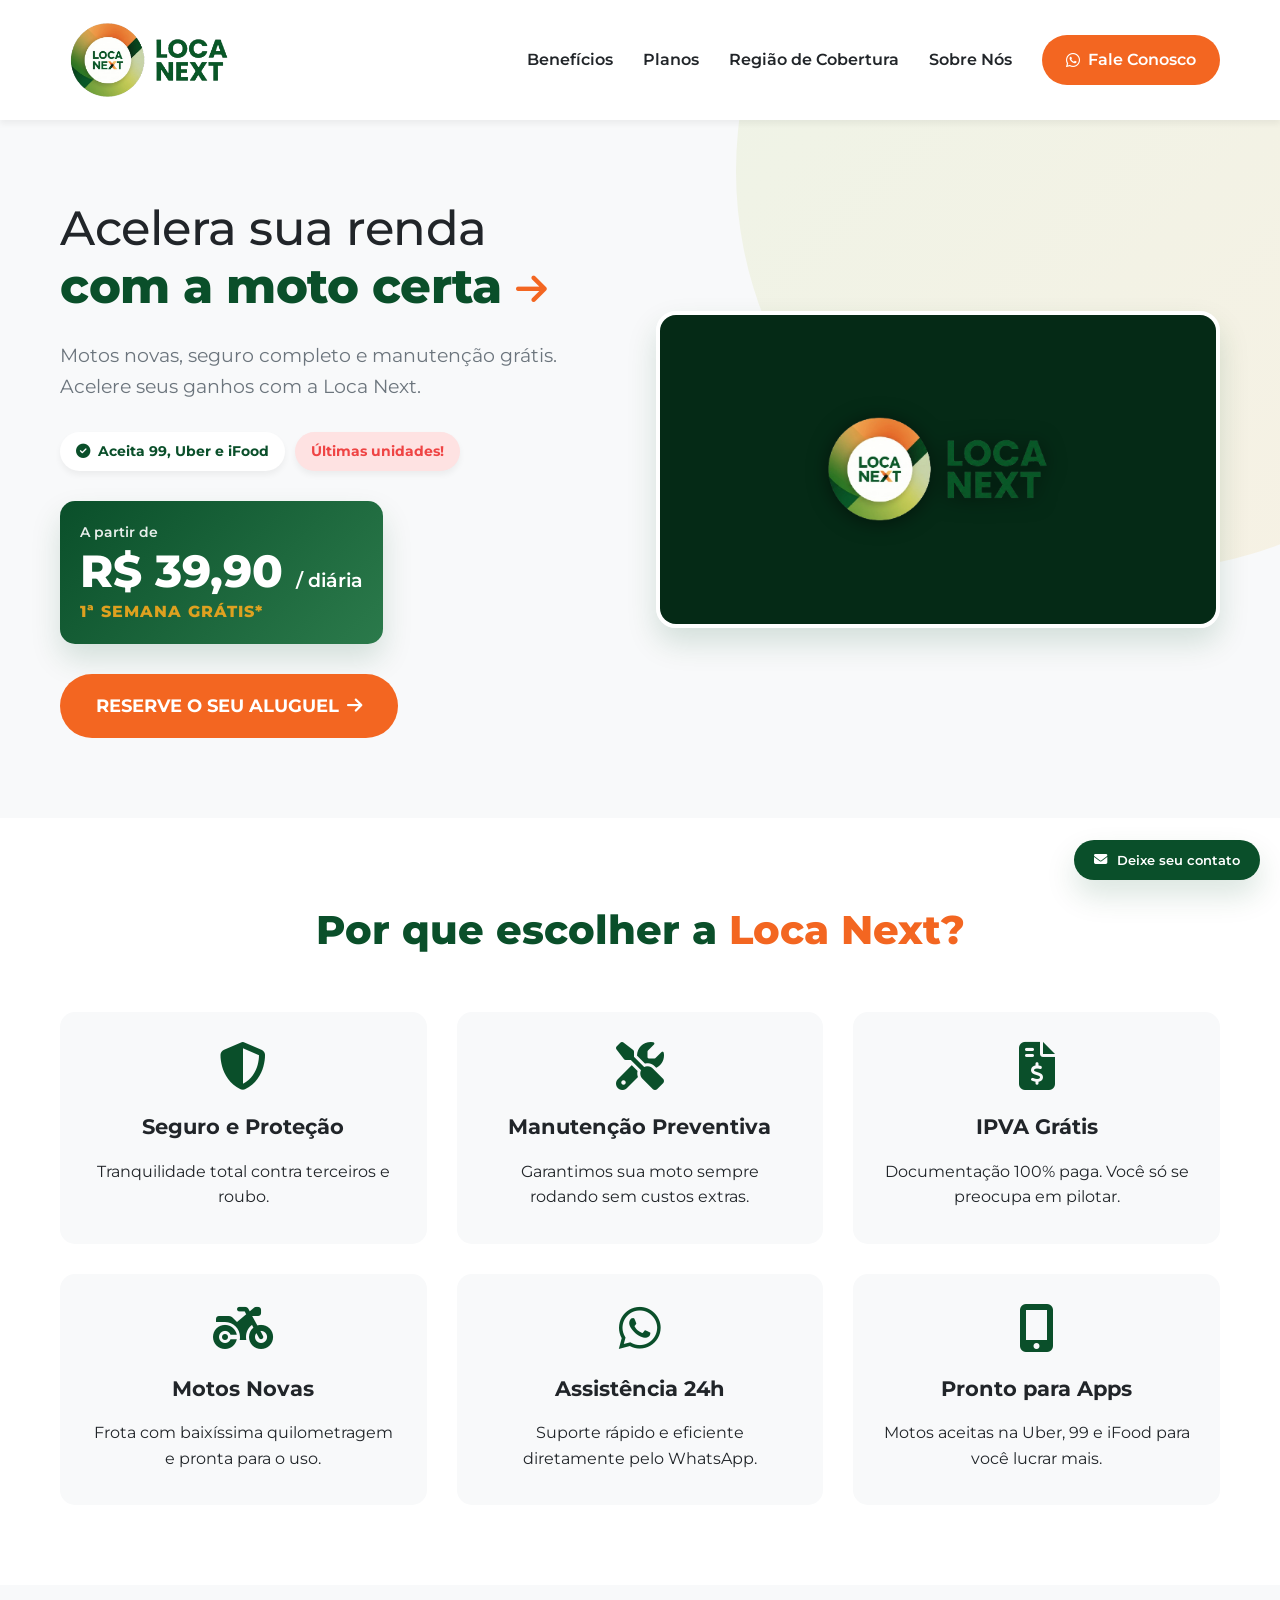
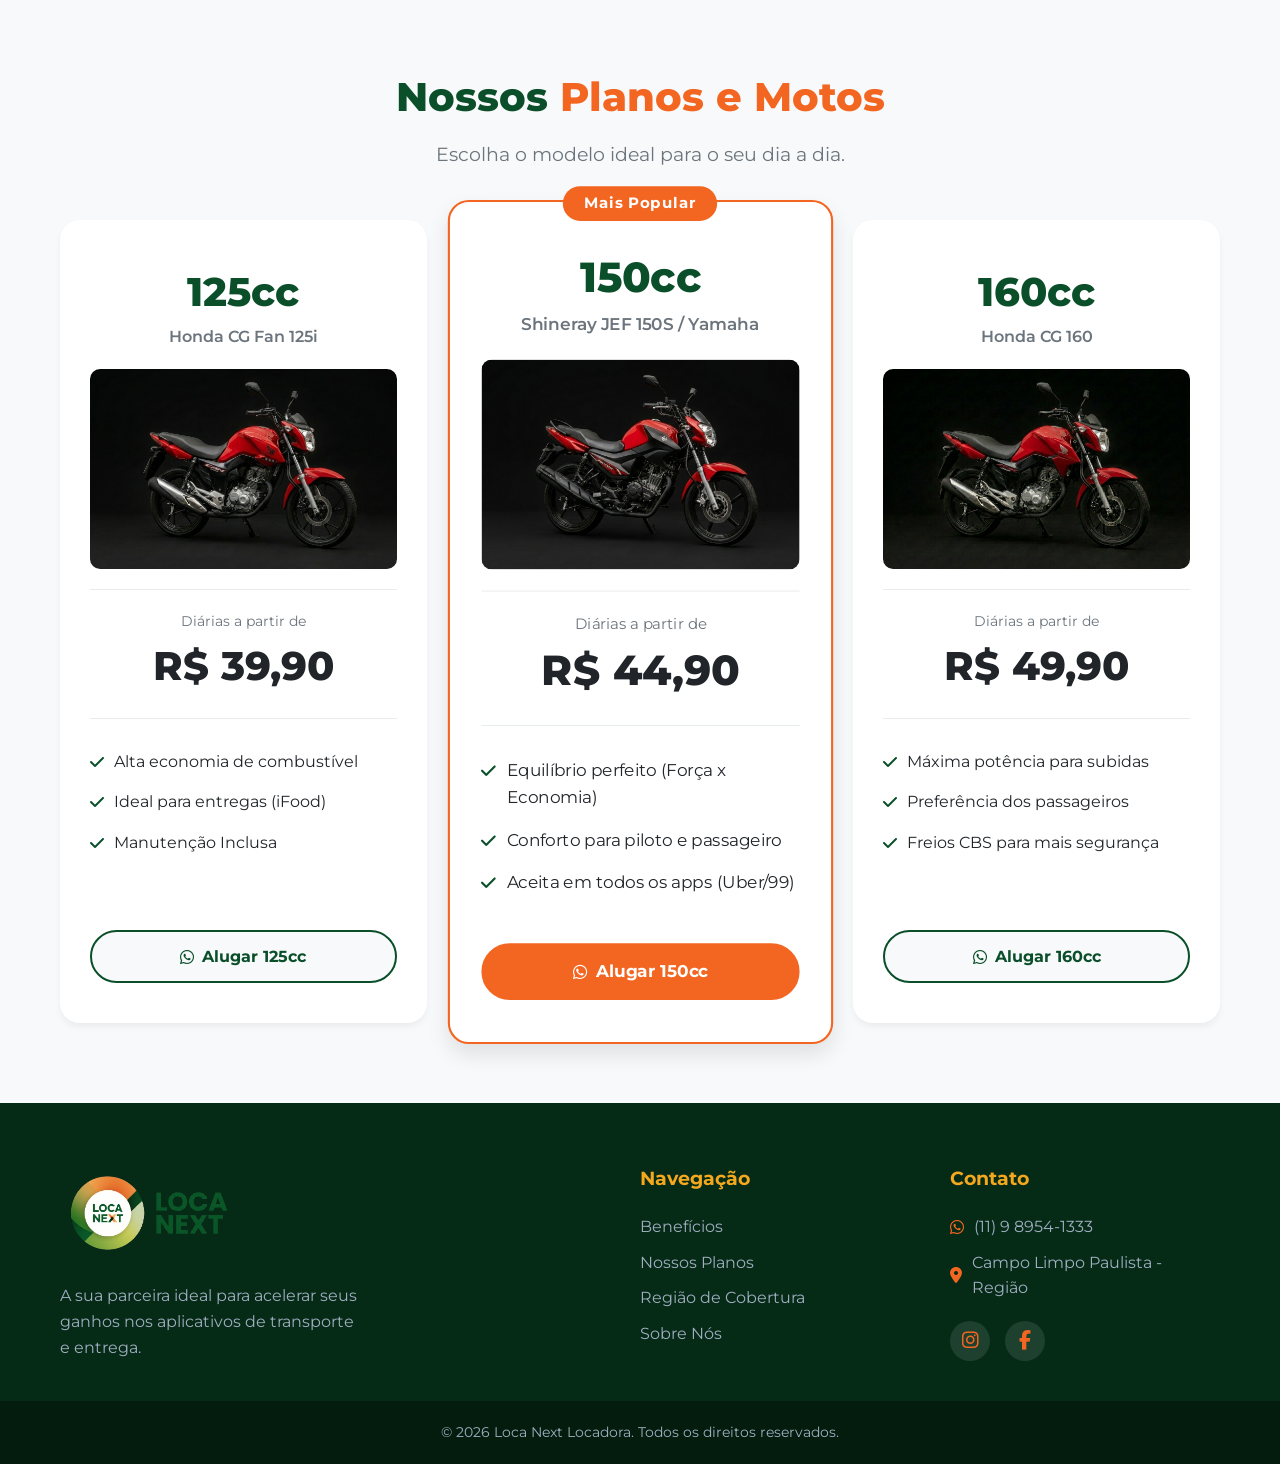
<file: index.html>
<!DOCTYPE html>
<html lang="pt-BR">
<head>
    <meta charset="UTF-8">
    <meta name="viewport" content="width=device-width, initial-scale=1.0">
    <title>Loca Next | Aluguel de Motos para Aplicativos</title>
    <meta name="description" content="Aluguel de motos 125cc, 150cc e 160cc. Seguro completo, manutenção preventiva e IPVA grátis. Diárias a partir de R$ 39,90.">
    
    <!-- Google Fonts -->
    <link rel="preconnect" href="https://fonts.googleapis.com">
    <link rel="preconnect" href="https://fonts.gstatic.com" crossorigin>
    <link href="https://fonts.googleapis.com/css2?family=Montserrat:wght@400;500;700;800&display=swap" rel="stylesheet">
    
    <!-- Logo Preload -->
    <link rel="preload" as="image" href="img/logo-white.png">
    
    <!-- CSS -->
    <link rel="stylesheet" href="css/style.css">
    
    <!-- FontAwesome for icons (Deferred) -->
    <link rel="preload" href="https://cdnjs.cloudflare.com/ajax/libs/font-awesome/6.4.0/css/all.min.css" as="style" onload="this.onload=null;this.rel='stylesheet'">
    <noscript><link rel="stylesheet" href="https://cdnjs.cloudflare.com/ajax/libs/font-awesome/6.4.0/css/all.min.css"></noscript>
</head>
<body>

    <!-- Header -->
    <header class="header">
        <div class="container header-container">
            <a href="index.html" class="logo" aria-label="Loca Next Home">
                <img src="img/logo-white.png" alt="Loca Next Logo" class="brand-logo" width="150" height="50" onerror="this.onerror=null; this.src='https://placehold.co/150x50/0A4F2A/FFF?text=LOCA+NEXT&font=montserrat';">
            </a>
            <button class="mobile-menu-btn" aria-label="Abrir menu mobile"><i class="fas fa-bars"></i></button>
            <nav class="nav-menu">
                <ul>
                    <li><a href="#beneficios">Benefícios</a></li>
                    <li><a href="#planos">Planos</a></li>
                    <li><a href="cobertura.html">Região de Cobertura</a></li>
                    <li><a href="sobre-nos.html">Sobre Nós</a></li>
                    <li><a href="https://wa.me/5511989541333" class="btn nav-cta" target="_blank"><i class="fab fa-whatsapp"></i> Fale Conosco</a></li>
                </ul>
            </nav>
        </div>
    </header>

    <!-- Hero Section -->
    <section class="hero">
        <div class="hero-bg"></div>
        <div class="container hero-container">
            <div class="hero-content">
                <h1 class="minimal-title">
                    Acelera sua renda<br>
                    <span class="highlight-next">com a moto certa <i class="fas fa-arrow-right"></i></span>
                </h1>
                <p class="hero-subtitle">Motos novas, seguro completo e manutenção grátis. Acelere seus ganhos com a Loca Next.</p>
                <div class="hero-badges">
                    <span class="badge"><i class="fas fa-check-circle"></i> Aceita 99, Uber e iFood</span>
                    <span class="badge badge-alert">Últimas unidades!</span>
                </div>
                <div class="hero-price">
                    <p>A partir de</p>
                    <h2>R$ 39,90 <span>/ diária</span></h2>
                    <p class="promo-text">1ª SEMANA GRÁTIS*</p>
                </div>
                <a href="https://wa.me/5511989541333?text=Olá!%20Gostaria%20de%20alugar%20uma%20moto." class="btn btn-large btn-orange" target="_blank">RESERVE O SEU ALUGUEL <i class="fas fa-arrow-right"></i></a>
            </div>
            <div class="hero-video-wrapper">
                <div id="videoSplash" class="video-splash">
                    <img src="img/logo-white.png" alt="Loca Next Logo" class="splash-logo">
                </div>
                <video id="heroVideo" loop muted playsinline class="hero-video" preload="none" data-src="img/hero-video.mp4">
                    <!-- Video loaded via JavaScript to drastically improve mobile performance -->
                </video>
            </div>
        </div>
    </section>

    <!-- Benefits Section -->
    <section id="beneficios" class="benefits">
        <div class="container">
            <h2 class="section-title">Por que escolher a <span>Loca Next?</span></h2>
            <div class="benefits-grid">
                <div class="benefit-card">
                    <i class="fas fa-shield-alt"></i>
                    <h3>Seguro e Proteção</h3>
                    <p>Tranquilidade total contra terceiros e roubo.</p>
                </div>
                <div class="benefit-card">
                    <i class="fas fa-tools"></i>
                    <h3>Manutenção Preventiva</h3>
                    <p>Garantimos sua moto sempre rodando sem custos extras.</p>
                </div>
                <div class="benefit-card">
                    <i class="fas fa-file-invoice-dollar"></i>
                    <h3>IPVA Grátis</h3>
                    <p>Documentação 100% paga. Você só se preocupa em pilotar.</p>
                </div>
                <div class="benefit-card">
                    <i class="fas fa-motorcycle"></i>
                    <h3>Motos Novas</h3>
                    <p>Frota com baixíssima quilometragem e pronta para o uso.</p>
                </div>
                <div class="benefit-card">
                    <i class="fab fa-whatsapp"></i>
                    <h3>Assistência 24h</h3>
                    <p>Suporte rápido e eficiente diretamente pelo WhatsApp.</p>
                </div>
                <div class="benefit-card">
                    <i class="fas fa-mobile-alt"></i>
                    <h3>Pronto para Apps</h3>
                    <p>Motos aceitas na Uber, 99 e iFood para você lucrar mais.</p>
                </div>
            </div>
        </div>
    </section>

    <!-- Plans Section -->
    <section id="planos" class="plans">
        <div class="container">
            <h2 class="section-title">Nossos <span>Planos e Motos</span></h2>
            <p class="section-subtitle">Escolha o modelo ideal para o seu dia a dia.</p>
            
            <div class="plans-grid">
                <!-- Plano 125cc -->
                <div class="plan-card">
                    <div class="plan-header">
                        <h3>125cc</h3>
                        <p class="brand">Honda CG Fan 125i</p>
                    </div>
                    <div class="plan-image">
                        <img src="img/moto-cg-125c.jpeg" alt="Honda CG Fan 125i" width="300" height="200" loading="lazy" style="width: 100%; height: 100%; object-fit: cover; border-radius: 10px;">
                    </div>
                    <div class="plan-price">
                        <span class="price-from">Diárias a partir de</span>
                        <h4>R$ 39,90</h4>
                    </div>
                    <ul class="plan-features">
                        <li><i class="fas fa-check"></i> Alta economia de combustível</li>
                        <li><i class="fas fa-check"></i> Ideal para entregas (iFood)</li>
                        <li><i class="fas fa-check"></i> Manutenção Inclusa</li>
                    </ul>
                    <a href="https://wa.me/5511989541333?text=Olá!%20Gostaria%20de%20alugar%20uma%20moto%20Honda%20125cc." class="btn btn-plan" target="_blank"><i class="fab fa-whatsapp"></i> Alugar 125cc</a>
                </div>

                <!-- Plano 150cc -->
                <div class="plan-card featured-plan">
                    <div class="featured-badge">Mais Popular</div>
                    <div class="plan-header">
                        <h3>150cc</h3>
                        <p class="brand">Shineray JEF 150S / Yamaha</p>
                    </div>
                    <div class="plan-image carousel-wrapper">
                        <div class="carousel-inner">
                            <div class="carousel-item">
                                <img src="img/moto-yamaha-150c.jpeg" alt="Yamaha 150c" width="300" height="200" loading="lazy">
                            </div>
                            <div class="carousel-item">
                                <img src="img/moto-shineray-150c.jpeg" alt="Shineray 150c" width="300" height="200" loading="lazy">
                            </div>
                        </div>
                    </div>
                    <div class="plan-price">
                        <span class="price-from">Diárias a partir de</span>
                        <h4>R$ 44,90</h4>
                    </div>
                    <ul class="plan-features">
                        <li><i class="fas fa-check"></i> Equilíbrio perfeito (Força x Economia)</li>
                        <li><i class="fas fa-check"></i> Conforto para piloto e passageiro</li>
                        <li><i class="fas fa-check"></i> Aceita em todos os apps (Uber/99)</li>
                    </ul>
                    <a href="https://wa.me/5511989541333?text=Olá!%20Gostaria%20de%20alugar%20uma%20moto%20150cc." class="btn btn-plan btn-orange" target="_blank"><i class="fab fa-whatsapp"></i> Alugar 150cc</a>
                </div>

                <!-- Plano 160cc -->
                <div class="plan-card">
                    <div class="plan-header">
                        <h3>160cc</h3>
                        <p class="brand">Honda CG 160</p>
                    </div>
                    <div class="plan-image">
                        <img src="img/moto-cg-160.jpeg" alt="Honda CG 160" width="300" height="200" loading="lazy" style="width: 100%; height: 100%; object-fit: cover; border-radius: 10px;">
                    </div>
                    <div class="plan-price">
                        <span class="price-from">Diárias a partir de</span>
                        <h4>R$ 49,90</h4>
                    </div>
                    <ul class="plan-features">
                        <li><i class="fas fa-check"></i> Máxima potência para subidas</li>
                        <li><i class="fas fa-check"></i> Preferência dos passageiros</li>
                        <li><i class="fas fa-check"></i> Freios CBS para mais segurança</li>
                    </ul>
                    <a href="https://wa.me/5511989541333?text=Olá!%20Gostaria%20de%20alugar%20uma%20moto%20Honda%20160cc." class="btn btn-plan" target="_blank"><i class="fab fa-whatsapp"></i> Alugar 160cc</a>
                </div>
            </div>
        </div>
    </section>

    <!-- Floating Contact Button -->
    <button class="floating-contact-btn" id="openLeadModal">
        <i class="fas fa-envelope"></i> Deixe seu contato
    </button>

    <!-- Lead Capture Modal -->
    <div class="modal-overlay" id="leadModal" role="dialog" aria-modal="true" aria-labelledby="modalTitle">
        <div class="modal-content">
            <button class="modal-close" id="closeLeadModal" aria-label="Fechar formulário"><i class="fas fa-times"></i></button>
            <div class="modal-header">
                <h3 id="modalTitle">Ainda com dúvidas?</h3>
                <p>Deixe seu contato e nossa equipe falará com você em breve.</p>
            </div>
            <form id="leadForm" class="lead-form">
                <div class="form-group">
                    <label for="leadName">Nome completo</label>
                    <input type="text" id="leadName" name="nome" required placeholder="Ex: João da Silva">
                </div>
                <div class="form-group">
                    <label for="leadPhone">WhatsApp / Telefone</label>
                    <input type="tel" id="leadPhone" name="telefone" required placeholder="(11) 99999-9999">
                </div>
                <div class="form-group">
                    <label for="leadEmail">E-mail</label>
                    <input type="email" id="leadEmail" name="email" required placeholder="joao@email.com">
                </div>
                <button type="submit" class="btn btn-primary" style="width: 100%; margin-top: 10px;" id="submitLeadBtn">
                    Enviar Contato
                </button>
                <p class="form-status" id="formStatus"></p>
            </form>
        </div>
    </div>

    <!-- Footer -->
    <footer class="footer">
        <div class="container footer-grid">
            <div class="footer-info">
                <a href="#" class="logo footer-logo" aria-label="Loca Next Home">
                    <img src="img/logo-white.png" alt="Loca Next Logo Branca" class="brand-logo" width="150" height="50" loading="lazy" onerror="this.onerror=null; this.src='https://placehold.co/150x50/052a16/FFF?text=LOCA+NEXT&font=montserrat';">
                </a>
                <p>A sua parceira ideal para acelerar seus ganhos nos aplicativos de transporte e entrega.</p>
            </div>
            <div class="footer-links">
                <h3>Navegação</h3>
                <ul>
                    <li><a href="#beneficios">Benefícios</a></li>
                    <li><a href="#planos">Nossos Planos</a></li>
                    <li><a href="cobertura.html">Região de Cobertura</a></li>
                    <li><a href="sobre-nos.html">Sobre Nós</a></li>
                </ul>
            </div>
            <div class="footer-contact">
                <h3>Contato</h3>
                <p><i class="fab fa-whatsapp"></i> (11) 9 8954-1333</p>
                <p><i class="fas fa-map-marker-alt"></i> Campo Limpo Paulista - Região</p>
                <div class="social-links">
                    <a href="https://instagram.com/loca.next" target="_blank" aria-label="Instagram"><i class="fab fa-instagram"></i></a>
                    <a href="https://facebook.com/locanext" target="_blank" aria-label="Facebook"><i class="fab fa-facebook-f"></i></a>
                </div>
            </div>
        </div>
        <div class="footer-bottom">
            <div class="container">
                <p>&copy; 2026 Loca Next Locadora. Todos os direitos reservados.</p>
            </div>
        </div>
    </footer>

    <script src="js/main.js"></script>
</body>
</html>
</file>
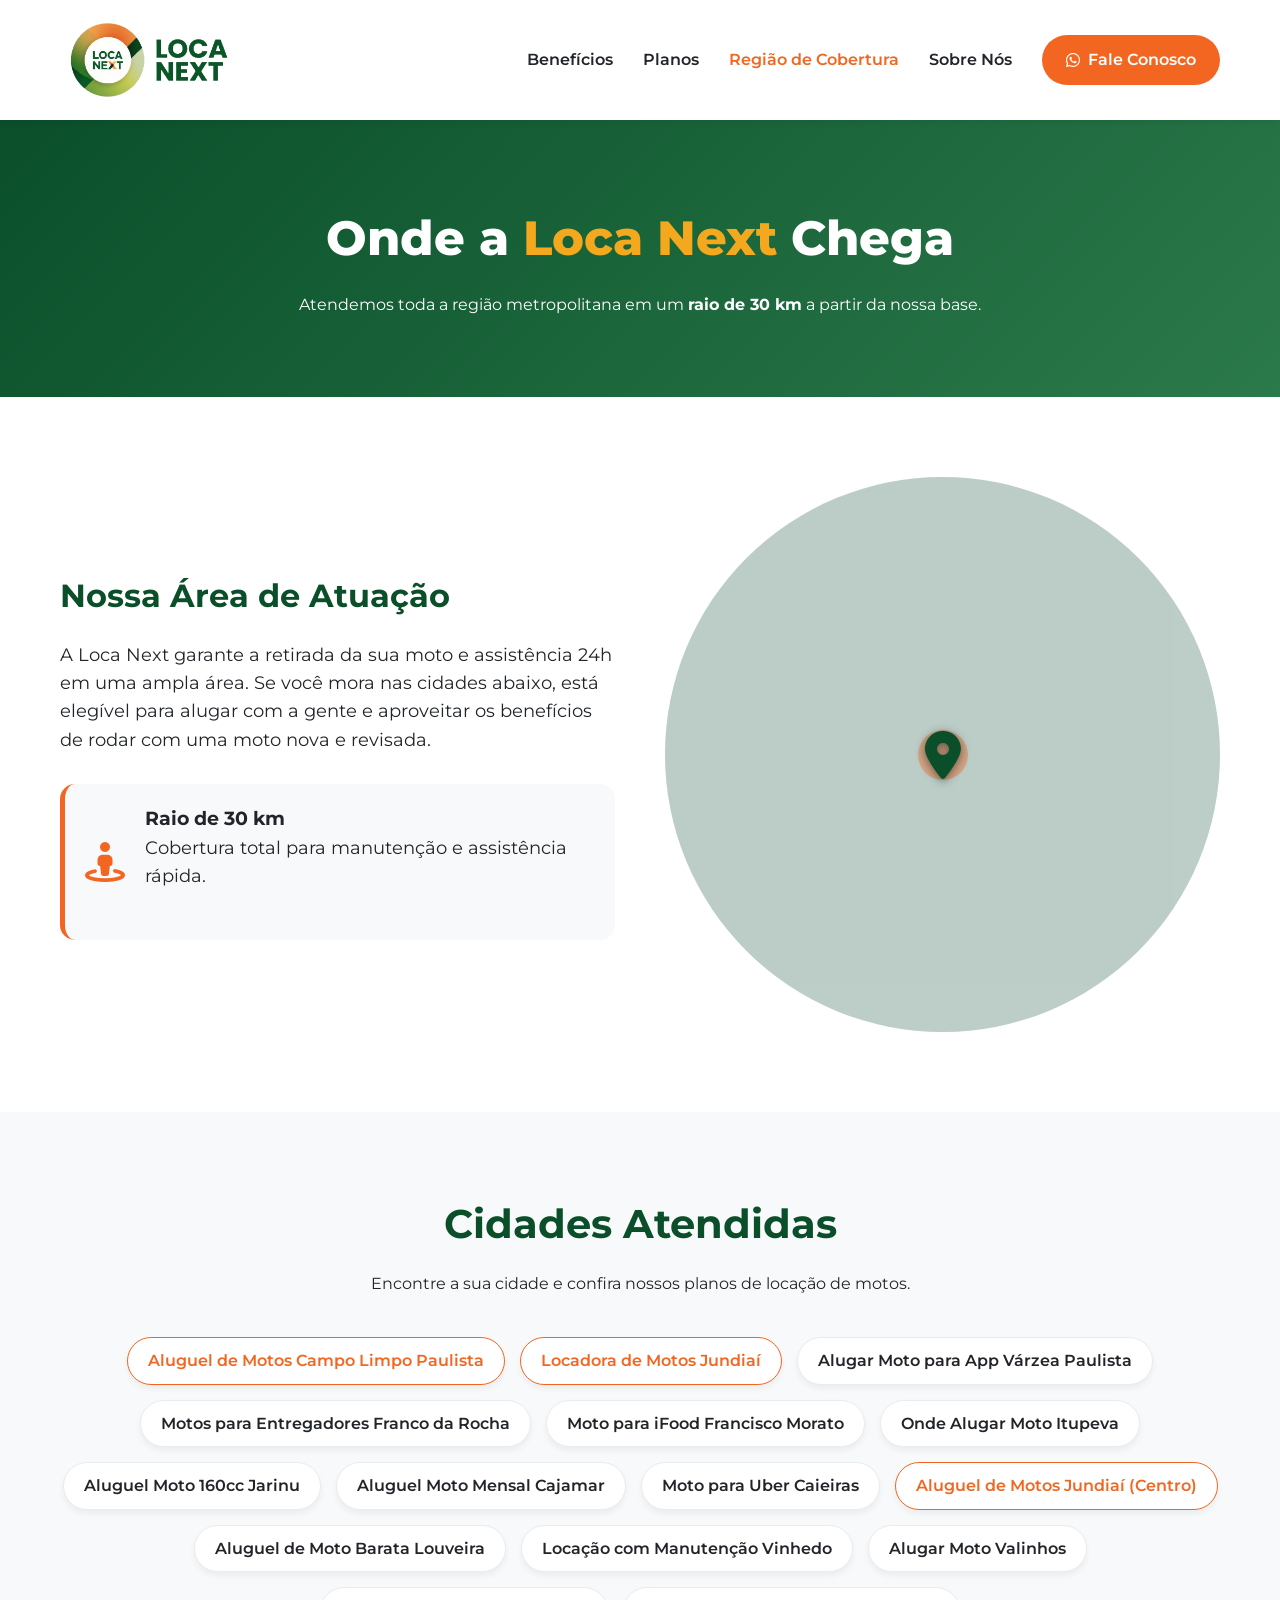
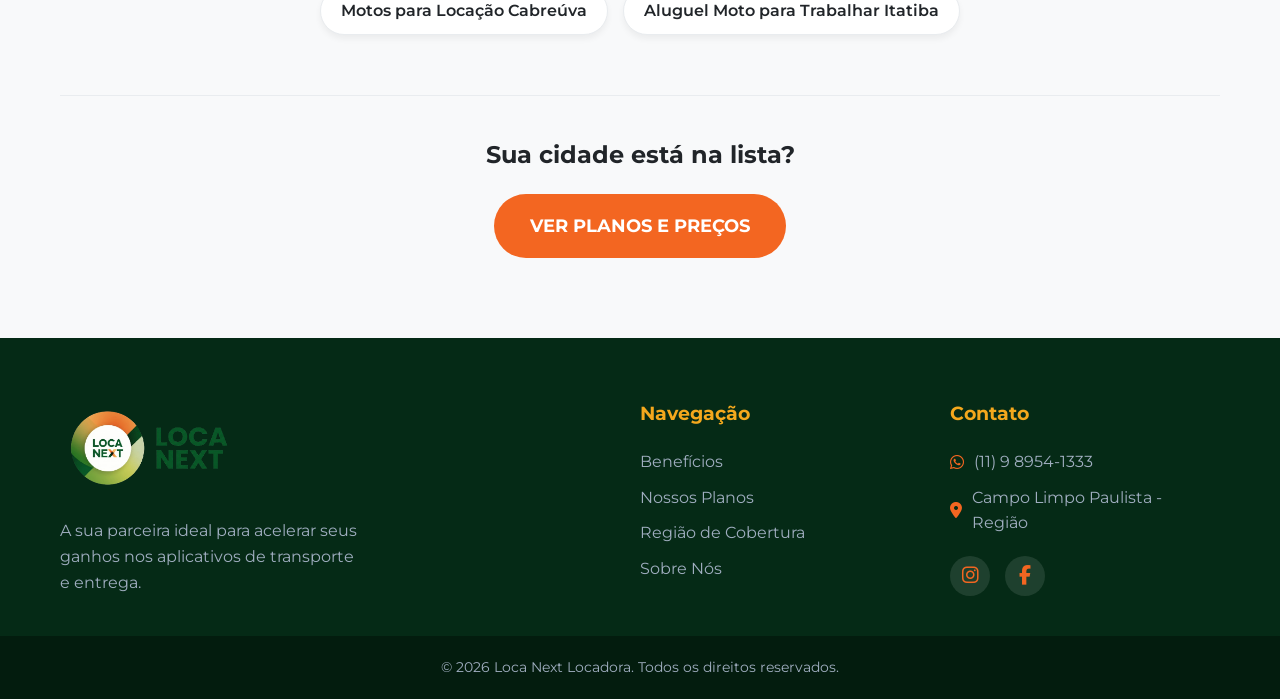
<file: cobertura.html>
<!DOCTYPE html>
<html lang="pt-BR">
<head>
    <meta charset="UTF-8">
    <meta name="viewport" content="width=device-width, initial-scale=1.0">
    <title>Região de Cobertura | Loca Next</title>
    <meta name="description" content="Aluguel de motos em Jundiaí, Várzea Paulista, Campo Limpo Paulista, Itupeva, Jarinu e região (Raio de 30km). Conheça a cobertura da Loca Next.">
    
    <!-- Google Fonts -->
    <link rel="preconnect" href="https://fonts.googleapis.com">
    <link rel="preconnect" href="https://fonts.gstatic.com" crossorigin>
    <link href="https://fonts.googleapis.com/css2?family=Montserrat:wght@400;500;700;800&display=swap" rel="stylesheet">
    
    <!-- Logo Preload -->
    <link rel="preload" as="image" href="img/logo-white.png">
    
    <!-- CSS -->
    <link rel="stylesheet" href="css/style.css">
    
    <!-- FontAwesome for icons (Deferred) -->
    <link rel="preload" href="https://cdnjs.cloudflare.com/ajax/libs/font-awesome/6.4.0/css/all.min.css" as="style" onload="this.onload=null;this.rel='stylesheet'">
    <noscript><link rel="stylesheet" href="https://cdnjs.cloudflare.com/ajax/libs/font-awesome/6.4.0/css/all.min.css"></noscript>
</head>
<body>

    <!-- Header -->
    <header class="header">
        <div class="container header-container">
            <a href="index.html" class="logo" aria-label="Loca Next Home">
                <img src="img/logo-white.png" alt="Loca Next Logo" class="brand-logo" width="150" height="50" onerror="this.onerror=null; this.src='https://placehold.co/150x50/0A4F2A/FFF?text=LOCA+NEXT&font=montserrat';">
            </a>
            <button class="mobile-menu-btn" aria-label="Abrir menu mobile"><i class="fas fa-bars"></i></button>
            <nav class="nav-menu">
                <ul>
                    <li><a href="index.html#beneficios">Benefícios</a></li>
                    <li><a href="index.html#planos">Planos</a></li>
                    <li><a href="cobertura.html" class="active">Região de Cobertura</a></li>
                    <li><a href="sobre-nos.html">Sobre Nós</a></li>
                    <li><a href="https://wa.me/5511989541333" class="btn nav-cta" target="_blank"><i class="fab fa-whatsapp"></i> Fale Conosco</a></li>
                </ul>
            </nav>
        </div>
    </header>

    <!-- Coverage Hero -->
    <section class="coverage-hero">
        <div class="container">
            <h1>Onde a <span>Loca Next</span> Chega</h1>
            <p>Atendemos toda a região metropolitana em um <strong>raio de 30 km</strong> a partir da nossa base.</p>
        </div>
    </section>

    <!-- Coverage Map Section -->
    <section class="coverage-details">
        <div class="container">
            <div class="coverage-grid">
                <div class="coverage-info">
                    <h2>Nossa Área de Atuação</h2>
                    <p>A Loca Next garante a retirada da sua moto e assistência 24h em uma ampla área. Se você mora nas cidades abaixo, está elegível para alugar com a gente e aproveitar os benefícios de rodar com uma moto nova e revisada.</p>
                    
                    <div class="radius-info">
                        <i class="fas fa-street-view"></i>
                        <div>
                            <h3>Raio de 30 km</h3>
                            <p>Cobertura total para manutenção e assistência rápida.</p>
                        </div>
                    </div>
                </div>
                <div class="coverage-visual">
                    <!-- A visual representation of a radius -->
                    <div class="radar-map">
                        <iframe src="https://www.google.com/maps/embed?pb=!1m18!1m12!1m3!1d117466.86438062137!2d-46.86311685!3d-23.2104085!2m3!1f0!2f0!3f0!3m2!1i1024!2i768!4f13.1!3m3!1m2!1s0x94cf34614ff7fb51%3A0xb6cfb33ce2355523!2sCampo%20Limpo%20Paulista%2C%20SP!5e0!3m2!1spt-BR!2sbr!4v1715822986427!5m2!1spt-BR!2sbr" class="map-iframe" allowfullscreen="" loading="lazy" referrerpolicy="no-referrer-when-downgrade" title="Mapa da Região de Cobertura Loca Next"></iframe>
                        <div class="radar-overlay"></div>
                        <div class="pulse"></div>
                        <i class="fas fa-map-marker-alt center-pin"></i>
                    </div>
                </div>
            </div>
        </div>
    </section>

    <!-- SEO Cities Section -->
    <section class="seo-cities">
        <div class="container">
            <h2>Cidades Atendidas</h2>
            <p>Encontre a sua cidade e confira nossos planos de locação de motos.</p>
            
            <div class="cities-list">
                <a href="index.html#planos" class="city-link highlight" title="Aluguel de motos em Campo Limpo Paulista">Aluguel de Motos Campo Limpo Paulista</a>
                <a href="index.html#planos" class="city-link highlight" title="Locadora de motos em Jundiaí">Locadora de Motos Jundiaí</a>
                <a href="index.html#planos" class="city-link" title="Alugar moto para aplicativo Várzea Paulista">Alugar Moto para App Várzea Paulista</a>
                <a href="index.html#planos" class="city-link" title="Motos para entregadores Franco da Rocha">Motos para Entregadores Franco da Rocha</a>
                <a href="index.html#planos" class="city-link" title="Locação de motos para iFood Francisco Morato">Moto para iFood Francisco Morato</a>
                <a href="index.html#planos" class="city-link" title="Onde alugar moto em Itupeva">Onde Alugar Moto Itupeva</a>
                <a href="index.html#planos" class="city-link" title="Aluguel de moto 150cc e 160cc Jarinu">Aluguel Moto 160cc Jarinu</a>
                <a href="index.html#planos" class="city-link" title="Aluguel de moto mensal Cajamar">Aluguel Moto Mensal Cajamar</a>
                <a href="index.html#planos" class="city-link" title="Locadora de moto para Uber Caieiras">Moto para Uber Caieiras</a>
                <a href="index.html#planos" class="city-link highlight" title="Aluguel de motos em Jundiaí Centro e Av. Nove de Julho">Aluguel de Motos Jundiaí (Centro)</a>
                <a href="index.html#planos" class="city-link" title="Aluguel de moto barata Louveira">Aluguel de Moto Barata Louveira</a>
                <a href="index.html#planos" class="city-link" title="Aluguel de moto com manutenção inclusa Vinhedo">Locação com Manutenção Vinhedo</a>
                <a href="index.html#planos" class="city-link" title="Alugar moto rápida e fácil Valinhos">Alugar Moto Valinhos</a>
                <a href="index.html#planos" class="city-link" title="Frota de motos para locação Cabreúva">Motos para Locação Cabreúva</a>
                <a href="index.html#planos" class="city-link" title="Aluguel de moto para trabalhar Itatiba">Aluguel Moto para Trabalhar Itatiba</a>
            </div>

            <div class="cta-coverage">
                <h3>Sua cidade está na lista?</h3>
                <a href="index.html#planos" class="btn btn-large btn-orange">VER PLANOS E PREÇOS</a>
            </div>
        </div>
    </section>

    <!-- Footer -->
    <footer class="footer">
        <div class="container footer-grid">
            <div class="footer-info">
                <a href="index.html" class="logo footer-logo" aria-label="Loca Next Home">
                    <img src="img/logo-white.png" alt="Loca Next Logo Branca" class="brand-logo" width="150" height="50" loading="lazy" onerror="this.onerror=null; this.src='https://placehold.co/150x50/052a16/FFF?text=LOCA+NEXT&font=montserrat';">
                </a>
                <p>A sua parceira ideal para acelerar seus ganhos nos aplicativos de transporte e entrega.</p>
            </div>
            <div class="footer-links">
                <h3>Navegação</h3>
                <ul>
                    <li><a href="index.html#beneficios">Benefícios</a></li>
                    <li><a href="index.html#planos">Nossos Planos</a></li>
                    <li><a href="cobertura.html">Região de Cobertura</a></li>
                    <li><a href="sobre-nos.html">Sobre Nós</a></li>
                </ul>
            </div>
            <div class="footer-contact">
                <h3>Contato</h3>
                <p><i class="fab fa-whatsapp"></i> (11) 9 8954-1333</p>
                <p><i class="fas fa-map-marker-alt"></i> Campo Limpo Paulista - Região</p>
                <div class="social-links">
                    <a href="https://instagram.com/loca.next" target="_blank" aria-label="Instagram"><i class="fab fa-instagram"></i></a>
                    <a href="https://facebook.com/locanext" target="_blank" aria-label="Facebook"><i class="fab fa-facebook-f"></i></a>
                </div>
            </div>
        </div>
        <div class="footer-bottom">
            <div class="container">
                <p>&copy; 2026 Loca Next Locadora. Todos os direitos reservados.</p>
            </div>
        </div>
    </footer>

    <script src="js/main.js"></script>
</body>
</html>
</file>
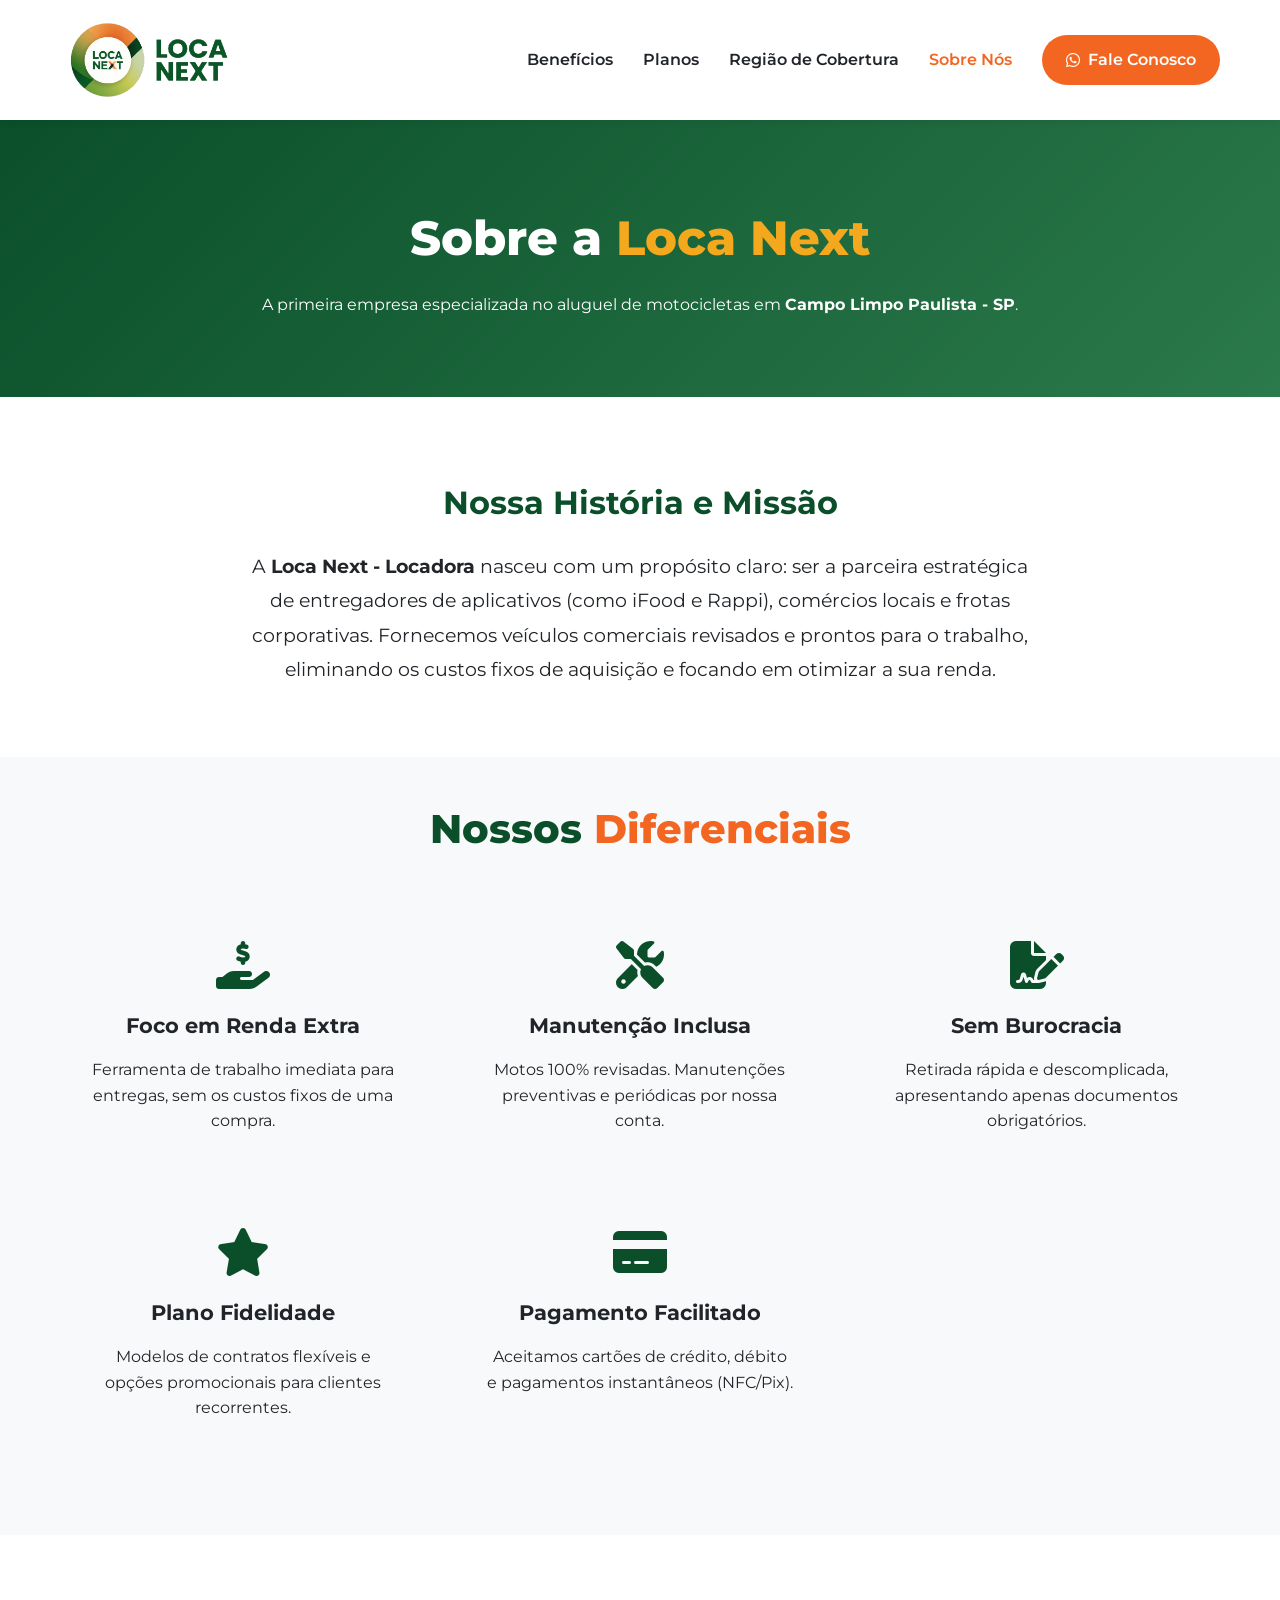
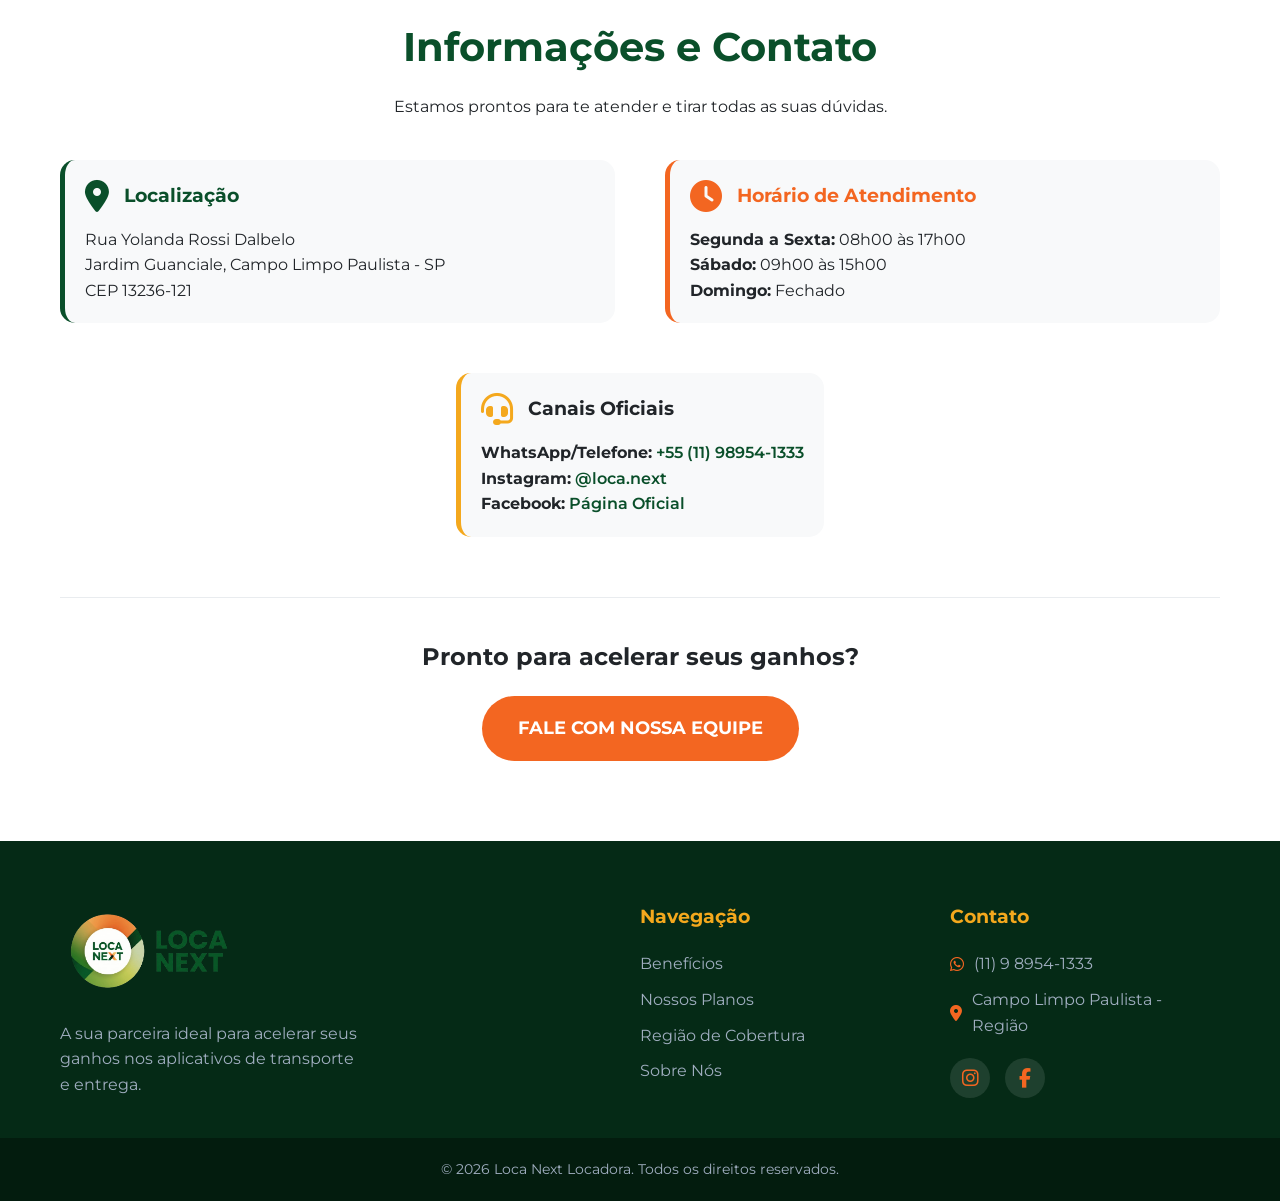
<file: sobre-nos.html>
<!DOCTYPE html>
<html lang="pt-BR">
<head>
    <meta charset="UTF-8">
    <meta name="viewport" content="width=device-width, initial-scale=1.0">
    <title>Sobre Nós | Loca Next</title>
    <meta name="description" content="Conheça a Loca Next, a primeira locadora especializada em aluguel de motos para entregadores de aplicativos em Campo Limpo Paulista - SP.">
    
    <!-- Google Fonts -->
    <link rel="preconnect" href="https://fonts.googleapis.com">
    <link rel="preconnect" href="https://fonts.gstatic.com" crossorigin>
    <link href="https://fonts.googleapis.com/css2?family=Montserrat:wght@400;500;700;800&display=swap" rel="stylesheet">
    
    <!-- Logo Preload -->
    <link rel="preload" as="image" href="img/logo-white.png">
    
    <!-- CSS -->
    <link rel="stylesheet" href="css/style.css">
    
    <!-- FontAwesome for icons (Deferred) -->
    <link rel="preload" href="https://cdnjs.cloudflare.com/ajax/libs/font-awesome/6.4.0/css/all.min.css" as="style" onload="this.onload=null;this.rel='stylesheet'">
    <noscript><link rel="stylesheet" href="https://cdnjs.cloudflare.com/ajax/libs/font-awesome/6.4.0/css/all.min.css"></noscript>
</head>
<body>

    <!-- Header -->
    <header class="header">
        <div class="container header-container">
            <a href="index.html" class="logo" aria-label="Loca Next Home">
                <img src="img/logo-white.png" alt="Loca Next Logo" class="brand-logo" width="150" height="50" onerror="this.onerror=null; this.src='https://placehold.co/150x50/0A4F2A/FFF?text=LOCA+NEXT&font=montserrat';">
            </a>
            <button class="mobile-menu-btn" aria-label="Abrir menu mobile"><i class="fas fa-bars"></i></button>
            <nav class="nav-menu">
                <ul>
                    <li><a href="index.html#beneficios">Benefícios</a></li>
                    <li><a href="index.html#planos">Planos</a></li>
                    <li><a href="cobertura.html">Região de Cobertura</a></li>
                    <li><a href="sobre-nos.html" class="active">Sobre Nós</a></li>
                    <li><a href="https://wa.me/5511989541333" class="btn nav-cta" target="_blank"><i class="fab fa-whatsapp"></i> Fale Conosco</a></li>
                </ul>
            </nav>
        </div>
    </header>

    <!-- About Hero -->
    <section class="coverage-hero">
        <div class="container">
            <h1>Sobre a <span>Loca Next</span></h1>
            <p>A primeira empresa especializada no aluguel de motocicletas em <strong>Campo Limpo Paulista - SP</strong>.</p>
        </div>
    </section>

    <!-- About Content Section -->
    <section class="coverage-details" style="padding-bottom: 40px;">
        <div class="container">
            <div class="coverage-grid" style="grid-template-columns: 1fr;">
                <div class="coverage-info" style="text-align: center; max-width: 800px; margin: 0 auto;">
                    <h2>Nossa História e Missão</h2>
                    <p style="font-size: 1.2rem; line-height: 1.8;">
                        A <strong>Loca Next - Locadora</strong> nasceu com um propósito claro: ser a parceira estratégica de entregadores de aplicativos (como iFood e Rappi), comércios locais e frotas corporativas. Fornecemos veículos comerciais revisados e prontos para o trabalho, eliminando os custos fixos de aquisição e focando em otimizar a sua renda.
                    </p>
                </div>
            </div>
        </div>
    </section>

    <!-- Differentials Section -->
    <section class="benefits" style="background-color: var(--light-bg); padding-top: 40px;">
        <div class="container">
            <h2 class="section-title">Nossos <span>Diferenciais</span></h2>
            <div class="benefits-grid">
                <div class="benefit-card">
                    <i class="fas fa-hand-holding-usd"></i>
                    <h3>Foco em Renda Extra</h3>
                    <p>Ferramenta de trabalho imediata para entregas, sem os custos fixos de uma compra.</p>
                </div>
                <div class="benefit-card">
                    <i class="fas fa-tools"></i>
                    <h3>Manutenção Inclusa</h3>
                    <p>Motos 100% revisadas. Manutenções preventivas e periódicas por nossa conta.</p>
                </div>
                <div class="benefit-card">
                    <i class="fas fa-file-signature"></i>
                    <h3>Sem Burocracia</h3>
                    <p>Retirada rápida e descomplicada, apresentando apenas documentos obrigatórios.</p>
                </div>
                <div class="benefit-card">
                    <i class="fas fa-star"></i>
                    <h3>Plano Fidelidade</h3>
                    <p>Modelos de contratos flexíveis e opções promocionais para clientes recorrentes.</p>
                </div>
                <div class="benefit-card">
                    <i class="fas fa-credit-card"></i>
                    <h3>Pagamento Facilitado</h3>
                    <p>Aceitamos cartões de crédito, débito e pagamentos instantâneos (NFC/Pix).</p>
                </div>
            </div>
        </div>
    </section>

    <!-- Info Section -->
    <section class="seo-cities" style="background-color: var(--white);">
        <div class="container">
            <h2>Informações e Contato</h2>
            <p>Estamos prontos para te atender e tirar todas as suas dúvidas.</p>
            
            <div class="coverage-grid" style="margin-top: 40px; text-align: left;">
                <div class="radius-info" style="border-left-color: var(--primary-green); flex-direction: column; align-items: flex-start; gap: 15px;">
                    <div style="display: flex; align-items: center; gap: 15px;">
                        <i class="fas fa-map-marker-alt" style="color: var(--primary-green); font-size: 2rem;"></i>
                        <h3 style="margin: 0; color: var(--primary-green);">Localização</h3>
                    </div>
                    <p style="margin: 0;">Rua Yolanda Rossi Dalbelo<br>Jardim Guanciale, Campo Limpo Paulista - SP<br>CEP 13236-121</p>
                </div>
                
                <div class="radius-info" style="border-left-color: var(--accent-orange); flex-direction: column; align-items: flex-start; gap: 15px;">
                    <div style="display: flex; align-items: center; gap: 15px;">
                        <i class="fas fa-clock" style="color: var(--accent-orange); font-size: 2rem;"></i>
                        <h3 style="margin: 0; color: var(--accent-orange);">Horário de Atendimento</h3>
                    </div>
                    <ul style="margin: 0; padding: 0; list-style: none;">
                        <li><strong>Segunda a Sexta:</strong> 08h00 às 17h00</li>
                        <li><strong>Sábado:</strong> 09h00 às 15h00</li>
                        <li><strong>Domingo:</strong> Fechado</li>
                    </ul>
                </div>
                
                <div class="radius-info" style="border-left-color: var(--accent-yellow); flex-direction: column; align-items: flex-start; gap: 15px; grid-column: 1 / -1; max-width: 600px; margin: 0 auto;">
                    <div style="display: flex; align-items: center; gap: 15px;">
                        <i class="fas fa-headset" style="color: var(--accent-yellow); font-size: 2rem;"></i>
                        <h3 style="margin: 0; color: var(--dark-text);">Canais Oficiais</h3>
                    </div>
                    <p style="margin: 0; width: 100%;">
                        <strong>WhatsApp/Telefone:</strong> <a href="https://wa.me/5511989541333" target="_blank" style="color: var(--primary-green); font-weight: 600;">+55 (11) 98954-1333</a><br>
                        <strong>Instagram:</strong> <a href="https://instagram.com/loca.next" target="_blank" style="color: var(--primary-green); font-weight: 600;">@loca.next</a><br>
                        <strong>Facebook:</strong> <a href="#" style="color: var(--primary-green); font-weight: 600;">Página Oficial</a>
                    </p>
                </div>
            </div>

            <div class="cta-coverage">
                <h3>Pronto para acelerar seus ganhos?</h3>
                <a href="https://wa.me/5511989541333" target="_blank" class="btn btn-large btn-orange">FALE COM NOSSA EQUIPE</a>
            </div>
        </div>
    </section>

    <!-- Footer -->
    <footer class="footer">
        <div class="container footer-grid">
            <div class="footer-info">
                <a href="index.html" class="logo footer-logo" aria-label="Loca Next Home">
                    <img src="img/logo-white.png" alt="Loca Next Logo Branca" class="brand-logo" width="150" height="50" loading="lazy" onerror="this.onerror=null; this.src='https://placehold.co/150x50/052a16/FFF?text=LOCA+NEXT&font=montserrat';">
                </a>
                <p>A sua parceira ideal para acelerar seus ganhos nos aplicativos de transporte e entrega.</p>
            </div>
            <div class="footer-links">
                <h3>Navegação</h3>
                <ul>
                    <li><a href="index.html#beneficios">Benefícios</a></li>
                    <li><a href="index.html#planos">Nossos Planos</a></li>
                    <li><a href="cobertura.html">Região de Cobertura</a></li>
                    <li><a href="sobre-nos.html">Sobre Nós</a></li>
                </ul>
            </div>
            <div class="footer-contact">
                <h3>Contato</h3>
                <p><i class="fab fa-whatsapp"></i> (11) 9 8954-1333</p>
                <p><i class="fas fa-map-marker-alt"></i> Campo Limpo Paulista - Região</p>
                <div class="social-links">
                    <a href="https://instagram.com/loca.next" target="_blank" aria-label="Instagram"><i class="fab fa-instagram"></i></a>
                    <a href="https://facebook.com/locanext" target="_blank" aria-label="Facebook"><i class="fab fa-facebook-f"></i></a>
                </div>
            </div>
        </div>
        <div class="footer-bottom">
            <div class="container">
                <p>&copy; 2026 Loca Next Locadora. Todos os direitos reservados.</p>
            </div>
        </div>
    </footer>

    <script src="js/main.js"></script>
</body>
</html>
</file>
<file: css/style.css>
:root {
    /* Brand Colors based on the Logo */
    --primary-green: #0A4F2A; /* Deep dark green */
    --secondary-green: #2B7A4B; 
    --accent-orange: #F36621;
    --accent-yellow: #F4A81D;
    --light-green: #8DC63F;
    
    /* UI Colors */
    --light-bg: #F8F9FA;
    --white: #FFFFFF;
    --dark-text: #212529;
    --gray-text: #6c757d;
    --border-color: #e9ecef;
    
    /* Typography */
    --font-main: 'Montserrat', sans-serif;
    
    /* Effects */
    --shadow-sm: 0 4px 6px rgba(0,0,0,0.05);
    --shadow-md: 0 10px 20px rgba(0,0,0,0.1);
    --shadow-lg: 0 15px 30px rgba(10, 79, 42, 0.15);
    --transition: all 0.3s ease;
}

* {
    margin: 0;
    padding: 0;
    box-sizing: border-box;
}

body {
    font-family: var(--font-main);
    color: var(--dark-text);
    background-color: var(--white);
    line-height: 1.6;
    overflow-x: hidden;
}

a {
    text-decoration: none;
    color: inherit;
}

ul {
    list-style: none;
}

.container {
    max-width: 1200px;
    margin: 0 auto;
    padding: 0 20px;
}

/* Typography utilities */
.section-title {
    text-align: center;
    font-size: 2.5rem;
    font-weight: 800;
    margin-bottom: 10px;
    color: var(--primary-green);
}

.section-title span {
    color: var(--accent-orange);
}

.section-subtitle {
    text-align: center;
    font-size: 1.2rem;
    color: var(--gray-text);
    margin-bottom: 50px;
}

/* Buttons */
.btn {
    display: inline-flex;
    align-items: center;
    justify-content: center;
    padding: 12px 24px;
    border-radius: 50px;
    font-weight: 700;
    transition: var(--transition);
    cursor: pointer;
    border: none;
    gap: 8px;
}

.btn-primary {
    background-color: var(--primary-green);
    color: var(--white);
}

.btn-primary:hover {
    background-color: var(--secondary-green);
    transform: translateY(-2px);
    box-shadow: var(--shadow-md);
}

.btn-orange {
    background-color: var(--accent-orange);
    color: var(--white);
}

.btn-orange:hover {
    background-color: #e05510;
    transform: translateY(-2px);
    box-shadow: var(--shadow-md);
}

.btn-large {
    padding: 18px 36px;
    font-size: 1.1rem;
}

.nav-cta {
    background-color: var(--accent-orange) !important;
    color: var(--white) !important;
    animation: pulse-cta 2s infinite;
}

@keyframes pulse-cta {
    0% {
        box-shadow: 0 0 0 0 rgba(243, 102, 33, 0.7);
    }
    70% {
        box-shadow: 0 0 0 10px rgba(243, 102, 33, 0);
    }
    100% {
        box-shadow: 0 0 0 0 rgba(243, 102, 33, 0);
    }
}

/* Header */
.header {
    background-color: var(--white);
    box-shadow: var(--shadow-sm);
    position: sticky;
    top: 0;
    z-index: 1000;
}

.header-container {
    display: flex;
    justify-content: space-between;
    align-items: center;
    height: 120px;
}

/* Logo CSS construction */
.logo {
    display: flex;
    align-items: center;
    gap: 12px;
}

.logo-circle {
    width: 45px;
    height: 45px;
    border-radius: 50%;
    background: linear-gradient(135deg, var(--light-green), var(--accent-yellow), var(--accent-orange), var(--primary-green));
    display: flex;
    flex-direction: column;
    justify-content: center;
    align-items: center;
    line-height: 1;
    position: relative;
    overflow: hidden;
}

.logo-circle::after {
    content: '';
    position: absolute;
    width: 80%;
    height: 80%;
    background-color: white;
    border-radius: 50%;
    z-index: 1;
}

.logo-text-small {
    position: relative;
    z-index: 2;
    font-size: 0.5rem;
    font-weight: 800;
    color: var(--primary-green);
}

.logo-text-main {
    font-size: 1.2rem;
    font-weight: 800;
    line-height: 1.1;
    color: var(--primary-green);
}

.brand-logo {
    height: 100px;
    width: auto;
    object-fit: contain;
}

.carousel-wrapper {
    width: 100%;
    height: 100%;
    overflow: hidden;
    position: relative;
    border-radius: 10px;
}
.carousel-inner {
    display: flex;
    width: 100%;
    height: 100%;
    overflow-x: auto;
    scroll-snap-type: x mandatory;
    scrollbar-width: none;
}
.carousel-inner::-webkit-scrollbar {
    display: none;
}
.carousel-item {
    flex: 0 0 100%;
    height: 100%;
    scroll-snap-align: start;
}
.carousel-item img {
    width: 100%;
    height: 100%;
    object-fit: cover;
}

.nav-menu ul {
    display: flex;
    align-items: center;
    gap: 30px;
}

.nav-menu a {
    font-weight: 600;
    color: var(--dark-text);
    transition: var(--transition);
}

.nav-menu a:hover, .nav-menu a.active {
    color: var(--accent-orange);
}

.mobile-menu-btn {
    display: none;
    background: none;
    border: none;
    font-size: 1.5rem;
    color: var(--primary-green);
    cursor: pointer;
}

/* Hero Section */
.hero {
    position: relative;
    padding: 80px 0;
    background-color: var(--light-bg);
    overflow: hidden;
}

/* Dynamic background shape */
.hero-bg {
    position: absolute;
    top: -50%;
    right: -20%;
    width: 800px;
    height: 800px;
    border-radius: 50%;
    background: linear-gradient(135deg, rgba(141, 198, 63, 0.1), rgba(244, 168, 29, 0.1));
    z-index: 0;
}

.hero-container {
    position: relative;
    z-index: 1;
    display: flex;
    align-items: center;
    justify-content: space-between;
    gap: 40px;
}

.hero-content {
    flex: 1;
    max-width: 600px;
}

.hero h1 {
    font-size: 3.5rem;
    font-weight: 800;
    line-height: 1.1;
    color: var(--primary-green);
    margin-bottom: 20px;
}

.hero h1 span {
    color: var(--accent-orange);
}

.minimal-title {
    font-size: 3rem !important;
    font-weight: 500 !important;
    color: var(--dark-text) !important;
    letter-spacing: -0.5px;
    line-height: 1.2 !important;
    margin-bottom: 25px !important;
}

.highlight-next {
    font-weight: 800;
    color: var(--primary-green) !important;
    display: inline-flex;
    align-items: center;
    gap: 15px;
}

.highlight-next i {
    color: var(--accent-orange);
    font-size: 2.2rem;
    transform: translateY(2px);
}

.hero-subtitle {
    font-size: 1.2rem;
    color: var(--gray-text);
    margin-bottom: 30px;
}

.hero-badges {
    display: flex;
    flex-wrap: wrap;
    gap: 10px;
    margin-bottom: 30px;
}

.badge {
    background-color: var(--white);
    padding: 8px 16px;
    border-radius: 50px;
    font-size: 0.9rem;
    font-weight: 700;
    color: var(--primary-green);
    box-shadow: var(--shadow-sm);
    display: flex;
    align-items: center;
    gap: 8px;
}

.badge-alert {
    background-color: #fee2e2;
    color: #ef4444;
}

.hero-price {
    margin-bottom: 30px;
    background: linear-gradient(135deg, var(--primary-green), var(--secondary-green));
    padding: 20px;
    border-radius: 15px;
    color: var(--white);
    display: inline-block;
    box-shadow: var(--shadow-lg);
}

.hero-price p {
    font-size: 0.9rem;
    font-weight: 600;
    opacity: 0.9;
}

.hero-price h2 {
    font-size: 2.8rem;
    font-weight: 800;
    line-height: 1;
    margin: 5px 0;
}

.hero-price h2 span {
    font-size: 1.2rem;
    font-weight: 600;
}

.promo-text {
    font-size: 1rem !important;
    color: var(--accent-yellow);
    font-weight: 800 !important;
    text-transform: uppercase;
    letter-spacing: 1px;
}

.hero-image {
    flex: 1;
    display: flex;
    justify-content: center;
    position: relative;
}

.hero-video-wrapper {
    flex: 1;
    display: flex;
    justify-content: center;
    position: relative;
    border-radius: 20px;
    overflow: hidden;
    box-shadow: var(--shadow-lg);
    border: 4px solid var(--white);
    aspect-ratio: 16/9;
    width: 100%;
    background-color: transparent;
}

.video-splash {
    position: absolute;
    top: 0;
    left: 0;
    width: 100%;
    height: 100%;
    display: flex;
    align-items: center;
    justify-content: center;
    background-color: #052a16; /* Fixes native black background flash on mobile */
    z-index: 2;
    transition: opacity 1s ease, transform 1s ease;
}

.video-splash.fade-out {
    opacity: 0;
    transform: scale(0.9);
    pointer-events: none;
}

.splash-logo {
    width: 60%;
    max-width: 250px;
    height: auto;
    object-fit: contain;
    filter: drop-shadow(0 2px 10px rgba(0,0,0,0.5));
}

.hero-video {
    width: 100%;
    height: 100%;
    object-fit: cover;
}

/* Image Placeholders */
.image-placeholder {
    width: 100%;
    height: 400px;
    background-color: #e9ecef;
    border-radius: 20px;
    position: relative;
    display: flex;
    align-items: center;
    justify-content: center;
    overflow: hidden;
}

.image-placeholder::after {
    content: 'Foto da Moto (Inserir Imagem)';
    color: var(--gray-text);
    font-weight: 600;
}

.shineray-placeholder {
    background: linear-gradient(45deg, #212529, #343a40);
}
.shineray-placeholder::after { color: white; content: 'Shineray JEF 150S'; }

.honda-placeholder {
    background: linear-gradient(45deg, #dc3545, #c82333);
}
.honda-placeholder::after { color: white; content: 'Honda CG 125i Vermelha'; }

.honda160-placeholder {
    background: linear-gradient(45deg, #17a2b8, #138496);
}
.honda160-placeholder::after { color: white; content: 'Honda CG 160'; }


/* Benefits Section */
.benefits {
    padding: 80px 0;
    background-color: var(--white);
}

.benefits-grid {
    display: grid;
    grid-template-columns: repeat(auto-fit, minmax(300px, 1fr));
    gap: 30px;
    margin-top: 50px;
}

.benefit-card {
    padding: 30px;
    background-color: var(--light-bg);
    border-radius: 15px;
    text-align: center;
    transition: var(--transition);
    border-bottom: 4px solid transparent;
}

.benefit-card:hover {
    transform: translateY(-10px);
    box-shadow: var(--shadow-md);
    border-bottom-color: var(--accent-orange);
}

.benefit-card i {
    font-size: 3rem;
    color: var(--primary-green);
    margin-bottom: 20px;
}

.benefit-card h3 {
    font-size: 1.3rem;
    font-weight: 700;
    margin-bottom: 15px;
    color: var(--dark-text);
}

/* Plans Section */
.plans {
    padding: 80px 0;
    background-color: var(--light-bg);
}

.plans-grid {
    display: grid;
    grid-template-columns: repeat(auto-fit, minmax(320px, 1fr));
    gap: 30px;
    align-items: center;
}

.plan-card {
    background-color: var(--white);
    border-radius: 20px;
    padding: 40px 30px;
    box-shadow: var(--shadow-sm);
    transition: var(--transition);
    position: relative;
    display: flex;
    flex-direction: column;
    height: 100%;
}

.plan-card:hover {
    transform: translateY(-10px);
    box-shadow: var(--shadow-lg);
}

.featured-plan {
    border: 2px solid var(--accent-orange);
    transform: scale(1.05);
    box-shadow: var(--shadow-md);
    z-index: 2;
}

.featured-plan:hover {
    transform: scale(1.05) translateY(-10px);
}

.featured-badge {
    position: absolute;
    top: -15px;
    left: 50%;
    transform: translateX(-50%);
    background-color: var(--accent-orange);
    color: var(--white);
    padding: 5px 20px;
    border-radius: 20px;
    font-weight: 700;
    font-size: 0.9rem;
    letter-spacing: 1px;
}

.plan-header {
    text-align: center;
    margin-bottom: 20px;
}

.plan-header h3 {
    font-size: 2.5rem;
    color: var(--primary-green);
    font-weight: 800;
}

.plan-header .brand {
    color: var(--gray-text);
    font-weight: 600;
}

.plan-image {
    height: 200px;
    margin-bottom: 20px;
}

.plan-image .image-placeholder {
    height: 100%;
    border-radius: 10px;
}

.plan-price {
    text-align: center;
    margin-bottom: 30px;
    padding: 20px 0;
    border-top: 1px solid var(--border-color);
    border-bottom: 1px solid var(--border-color);
}

.price-from {
    font-size: 0.9rem;
    color: var(--gray-text);
    display: block;
}

.plan-price h4 {
    font-size: 2.5rem;
    font-weight: 800;
    color: var(--dark-text);
}

.plan-features {
    flex-grow: 1;
    margin-bottom: 30px;
}

.plan-features li {
    margin-bottom: 15px;
    display: flex;
    align-items: flex-start;
    gap: 10px;
    color: var(--dark-text);
}

.plan-features li i {
    color: var(--primary-green);
    margin-top: 5px;
}

.btn-plan {
    width: 100%;
    background-color: var(--light-bg);
    color: var(--primary-green);
    border: 2px solid var(--primary-green);
}

.btn-plan:hover {
    background-color: var(--primary-green);
    color: var(--white);
}

.featured-plan .btn-plan {
    background-color: var(--accent-orange);
    color: var(--white);
    border-color: var(--accent-orange);
}

/* Coverage Pages Specifics */
.coverage-hero {
    background: linear-gradient(135deg, var(--primary-green), var(--secondary-green));
    padding: 80px 0;
    text-align: center;
    color: var(--white);
}

.coverage-hero h1 {
    font-size: 3rem;
    font-weight: 800;
    margin-bottom: 15px;
}

.coverage-hero span {
    color: var(--accent-yellow);
}

.coverage-details {
    padding: 80px 0;
    background-color: var(--white);
}

.coverage-grid {
    display: grid;
    grid-template-columns: 1fr 1fr;
    gap: 50px;
    align-items: center;
}

.coverage-info h2 {
    font-size: 2rem;
    color: var(--primary-green);
    margin-bottom: 20px;
}

.coverage-info p {
    font-size: 1.1rem;
    margin-bottom: 30px;
}

.radius-info {
    display: flex;
    align-items: center;
    gap: 20px;
    background-color: var(--light-bg);
    padding: 20px;
    border-radius: 15px;
    border-left: 5px solid var(--accent-orange);
}

.radius-info i {
    font-size: 2.5rem;
    color: var(--accent-orange);
}

.radar-map {
    width: 100%;
    aspect-ratio: 1;
    background-color: #e9ecef;
    border-radius: 50%;
    position: relative;
    display: flex;
    align-items: center;
    justify-content: center;
    overflow: hidden;
    /* Removed the generic background dot pattern to let the map shine through */
}

.map-iframe {
    position: absolute;
    top: 0;
    left: 0;
    width: 100%;
    height: 100%;
    border: none;
    z-index: 1;
}

.radar-overlay {
    position: absolute;
    top: 0;
    left: 0;
    width: 100%;
    height: 100%;
    background-color: rgba(10, 79, 42, 0.2); /* Loca Next Green tint over map */
    z-index: 5;
    pointer-events: none;
}

.center-pin {
    font-size: 3rem;
    color: var(--primary-green);
    position: relative;
    z-index: 10;
    filter: drop-shadow(0 2px 5px rgba(0,0,0,0.5));
}

.pulse {
    position: absolute;
    width: 50px;
    height: 50px;
    background-color: rgba(243, 102, 33, 0.4);
    border-radius: 50%;
    animation: pulse-animation 2s infinite;
    z-index: 8;
    pointer-events: none;
}

@keyframes pulse-animation {
    0% { transform: scale(1); opacity: 0.8; }
    100% { transform: scale(8); opacity: 0; }
}

.seo-cities {
    padding: 80px 0;
    background-color: var(--light-bg);
    text-align: center;
}

.seo-cities h2 {
    font-size: 2.5rem;
    color: var(--primary-green);
    margin-bottom: 15px;
}

.cities-list {
    display: flex;
    flex-wrap: wrap;
    justify-content: center;
    gap: 15px;
    margin-top: 40px;
}

.city-link {
    background-color: var(--white);
    padding: 10px 20px;
    border-radius: 50px;
    color: var(--dark-text);
    font-weight: 600;
    box-shadow: var(--shadow-sm);
    transition: var(--transition);
    border: 1px solid var(--border-color);
}

.city-link:hover {
    background-color: var(--primary-green);
    color: var(--white);
    transform: translateY(-2px);
}

.city-link.highlight {
    border-color: var(--accent-orange);
    color: var(--accent-orange);
}

.city-link.highlight:hover {
    background-color: var(--accent-orange);
    color: var(--white);
}

.cta-coverage {
    margin-top: 60px;
    padding-top: 40px;
    border-top: 1px solid var(--border-color);
}

.cta-coverage h3 {
    font-size: 1.5rem;
    margin-bottom: 20px;
}

/* Footer */
.footer {
    background-color: #052a16;
    color: var(--white);
    padding-top: 60px;
}

.footer-grid {
    display: grid;
    grid-template-columns: 2fr 1fr 1fr;
    gap: 40px;
    margin-bottom: 40px;
}

.footer-logo {
    margin-bottom: 20px;
}

.footer-info p {
    color: #a0aec0;
    max-width: 300px;
}

.footer h3 {
    font-size: 1.2rem;
    margin-bottom: 20px;
    color: var(--accent-yellow);
}

.footer-links ul li {
    margin-bottom: 10px;
}

.footer-links a {
    color: #a0aec0;
    transition: var(--transition);
}

.footer-links a:hover {
    color: var(--accent-orange);
    padding-left: 5px;
}

.footer-contact p {
    color: #a0aec0;
    margin-bottom: 10px;
    display: flex;
    align-items: center;
    gap: 10px;
}

.social-links {
    margin-top: 20px;
    display: flex;
    gap: 15px;
}

.social-links a {
    color: var(--white) !important;
    background-color: rgba(255, 255, 255, 0.1);
    width: 40px;
    height: 40px;
    display: flex;
    align-items: center;
    justify-content: center;
    border-radius: 50%;
    font-size: 1.2rem;
    transition: var(--transition);
}

.social-links a:hover {
    background-color: var(--accent-orange);
    color: var(--white) !important;
    transform: translateY(-3px);
}

.footer-contact i {
    color: var(--accent-orange);
}

.footer-bottom {
    background-color: #031c0e;
    padding: 20px 0;
    text-align: center;
    color: #a0aec0;
    font-size: 0.9rem;
}

/* Responsive */
@media (max-width: 992px) {
    .hero-container {
        flex-direction: column;
        text-align: center;
    }
    
    .hero-badges {
        justify-content: center;
    }
    
    .coverage-grid {
        grid-template-columns: 1fr;
    }
    
    .featured-plan {
        transform: none;
    }
    
    .featured-plan:hover {
        transform: translateY(-10px);
    }
}

@media (max-width: 768px) {
    .nav-menu {
        display: none;
        position: absolute;
        top: 80px;
        left: 0;
        width: 100%;
        background-color: var(--white);
        padding: 20px;
        box-shadow: var(--shadow-md);
    }
    
    .nav-menu.active {
        display: block;
    }
    
    .nav-menu ul {
        flex-direction: column;
        align-items: flex-start;
        gap: 15px;
    }
    
    .mobile-menu-btn {
        display: block;
    }
    
    .hero h1 {
        font-size: 2.5rem;
    }
    
    .footer-grid {
        grid-template-columns: 1fr;
    }
}

/* Floating Contact Button */
.floating-contact-btn {
    position: fixed;
    bottom: 20px;
    right: 20px;
    background-color: var(--primary-green);
    color: var(--white);
    border: none;
    padding: 12px 20px;
    border-radius: 50px;
    font-weight: 600;
    font-family: var(--font-main);
    cursor: pointer;
    box-shadow: var(--shadow-lg);
    display: flex;
    align-items: center;
    gap: 10px;
    z-index: 999;
    transition: var(--transition);
}

.floating-contact-btn:hover {
    background-color: var(--secondary-green);
    transform: translateY(-5px);
}

/* Modal */
.modal-overlay {
    position: fixed;
    top: 0;
    left: 0;
    width: 100%;
    height: 100%;
    background-color: rgba(0, 0, 0, 0.6);
    display: flex;
    align-items: center;
    justify-content: center;
    z-index: 2000;
    opacity: 0;
    visibility: hidden;
    transition: var(--transition);
}

.modal-overlay.active {
    opacity: 1;
    visibility: visible;
}

.modal-content {
    background-color: var(--white);
    padding: 40px;
    border-radius: 20px;
    width: 90%;
    max-width: 450px;
    position: relative;
    transform: translateY(20px);
    transition: var(--transition);
    box-shadow: var(--shadow-lg);
}

.modal-overlay.active .modal-content {
    transform: translateY(0);
}

.modal-close {
    position: absolute;
    top: 15px;
    right: 15px;
    background: none;
    border: none;
    font-size: 1.5rem;
    color: var(--gray-text);
    cursor: pointer;
    transition: var(--transition);
}

.modal-close:hover {
    color: var(--accent-orange);
}

.modal-header {
    text-align: center;
    margin-bottom: 25px;
}

.modal-header h3 {
    color: var(--primary-green);
    font-size: 1.5rem;
    margin-bottom: 5px;
}

.modal-header p {
    color: var(--gray-text);
    font-size: 0.95rem;
}

.lead-form .form-group {
    margin-bottom: 15px;
}

.lead-form label {
    display: block;
    margin-bottom: 5px;
    font-weight: 600;
    font-size: 0.9rem;
    color: var(--dark-text);
}

.lead-form input {
    width: 100%;
    padding: 12px 15px;
    border: 1px solid var(--border-color);
    border-radius: 8px;
    font-family: var(--font-main);
    transition: var(--transition);
}

.lead-form input:focus {
    outline: none;
    border-color: var(--primary-green);
    box-shadow: 0 0 0 3px rgba(10, 79, 42, 0.1);
}

.form-status {
    text-align: center;
    margin-top: 15px;
    font-size: 0.9rem;
    font-weight: 600;
}

.form-status.success {
    color: var(--primary-green);
}

.form-status.error {
    color: #ef4444;
}

@media (max-width: 768px) {
    .floating-contact-btn {
        bottom: 80px;
        left: 20px;
        padding: 10px 15px;
        font-size: 0.9rem;
    }
}
</file>
